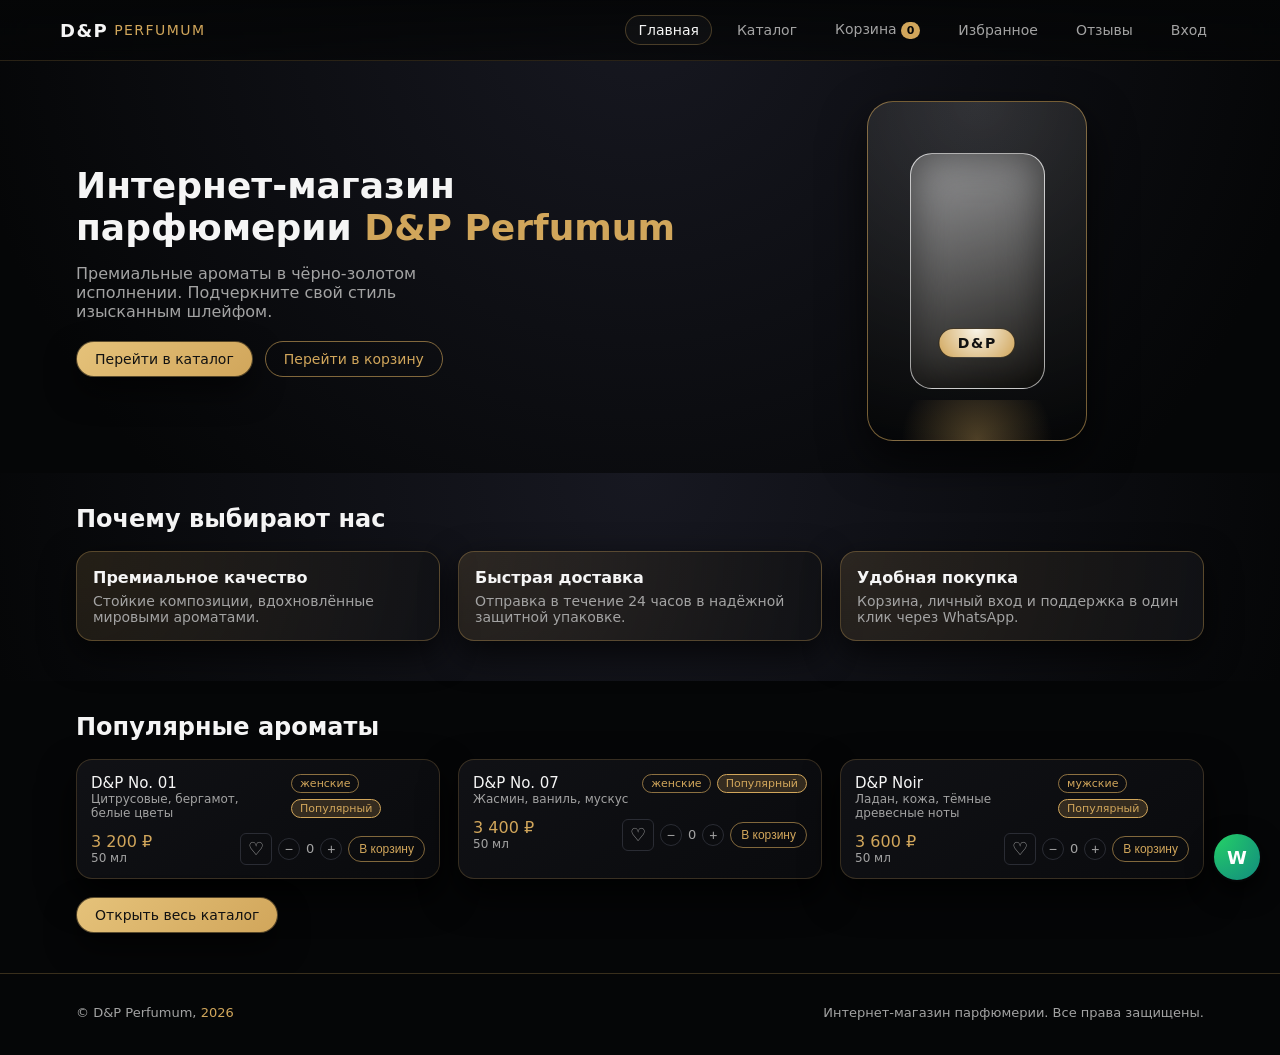
<file: index.html>
<!DOCTYPE html>
<html lang="ru">
<head>
  <meta charset="UTF-8">
  <title>D&P Perfumum — Главная</title>
  <meta name="viewport" content="width=device-width, initial-scale=1">
  <link rel="stylesheet" href="styles.css">
</head>
<body class="page">
  <header class="header">
    <div class="container header__inner">
      <div class="logo">D&amp;P <span>Perfumum</span></div>
      <nav class="nav">
        <a href="index.html" class="nav__link nav__link--active">Главная</a>
        <a href="catalog.html" class="nav__link">Каталог</a>
        <a href="cart.html" class="nav__link">Корзина<span class="nav__badge" id="cart-counter" hidden>0</span></a>
        <a href="wishlist.html" class="nav__link">Избранное</a>
        <a href="reviews.html" class="nav__link">Отзывы</a>
        <a href="profile.html" class="nav__link" id="profile-nav-link" hidden>Профиль</a>
        <a href="orders.html" class="nav__link" id="orders-nav-link" hidden>Заказы</a>
        <a href="login.html" class="nav__link" id="user-nav-link">Вход</a>
        <a href="admin.html" class="nav__link nav__link--admin" id="admin-nav-link" hidden>Админка</a>
      </nav>
    </div>
  </header>

  <main class="main">
    <section class="hero">
      <div class="container hero__inner">
        <div class="hero__content">
          <h1 class="hero__title">Интернет-магазин парфюмерии <span>D&amp;P Perfumum</span></h1>
          <p class="hero__subtitle">
            Премиальные ароматы в чёрно‑золотом исполнении. Подчеркните свой стиль изысканным шлейфом.
          </p>
          <div class="hero__actions">
            <a href="catalog.html" class="btn btn--primary">Перейти в каталог</a>
            <a href="cart.html" class="btn btn--outline">Перейти в корзину</a>
          </div>
        </div>
        <div class="hero__visual">
          <div class="bottle-card">
            <div class="bottle-card__glass"></div>
            <div class="bottle-card__label">D&amp;P</div>
            <div class="bottle-card__glow"></div>
          </div>
        </div>
      </div>
    </section>

    <section class="section section--dark">
      <div class="container">
        <h2 class="section__title">Почему выбирают нас</h2>
        <div class="features">
          <div class="feature-card">
            <h3 class="feature-card__title">Премиальное качество</h3>
            <p class="feature-card__text">Стойкие композиции, вдохновлённые мировыми ароматами.</p>
          </div>
          <div class="feature-card">
            <h3 class="feature-card__title">Быстрая доставка</h3>
            <p class="feature-card__text">Отправка в течение 24 часов в надёжной защитной упаковке.</p>
          </div>
          <div class="feature-card">
            <h3 class="feature-card__title">Удобная покупка</h3>
            <p class="feature-card__text">Корзина, личный вход и поддержка в один клик через WhatsApp.</p>
          </div>
        </div>
      </div>
    </section>

    <section class="section">
      <div class="container">
        <h2 class="section__title">Популярные ароматы</h2>
        <div class="products-grid" id="popular-products">
          <!-- Заполняется из app.js -->
        </div>
        <div class="section__actions">
          <a href="catalog.html" class="btn btn--primary">Открыть весь каталог</a>
        </div>
      </div>
    </section>
  </main>

  <footer class="footer">
    <div class="container footer__inner">
      <p class="footer__copy">© D&amp;P Perfumum, <span id="year"></span></p>
      <p class="footer__info">Интернет-магазин парфюмерии. Все права защищены.</p>
    </div>
  </footer>

  <a href="#" class="whatsapp-btn" id="whatsapp-btn" aria-label="Написать в WhatsApp">
    <span class="whatsapp-btn__icon">W</span>
  </a>

  <script src="app.js"></script>
</body>
</html>
</file>
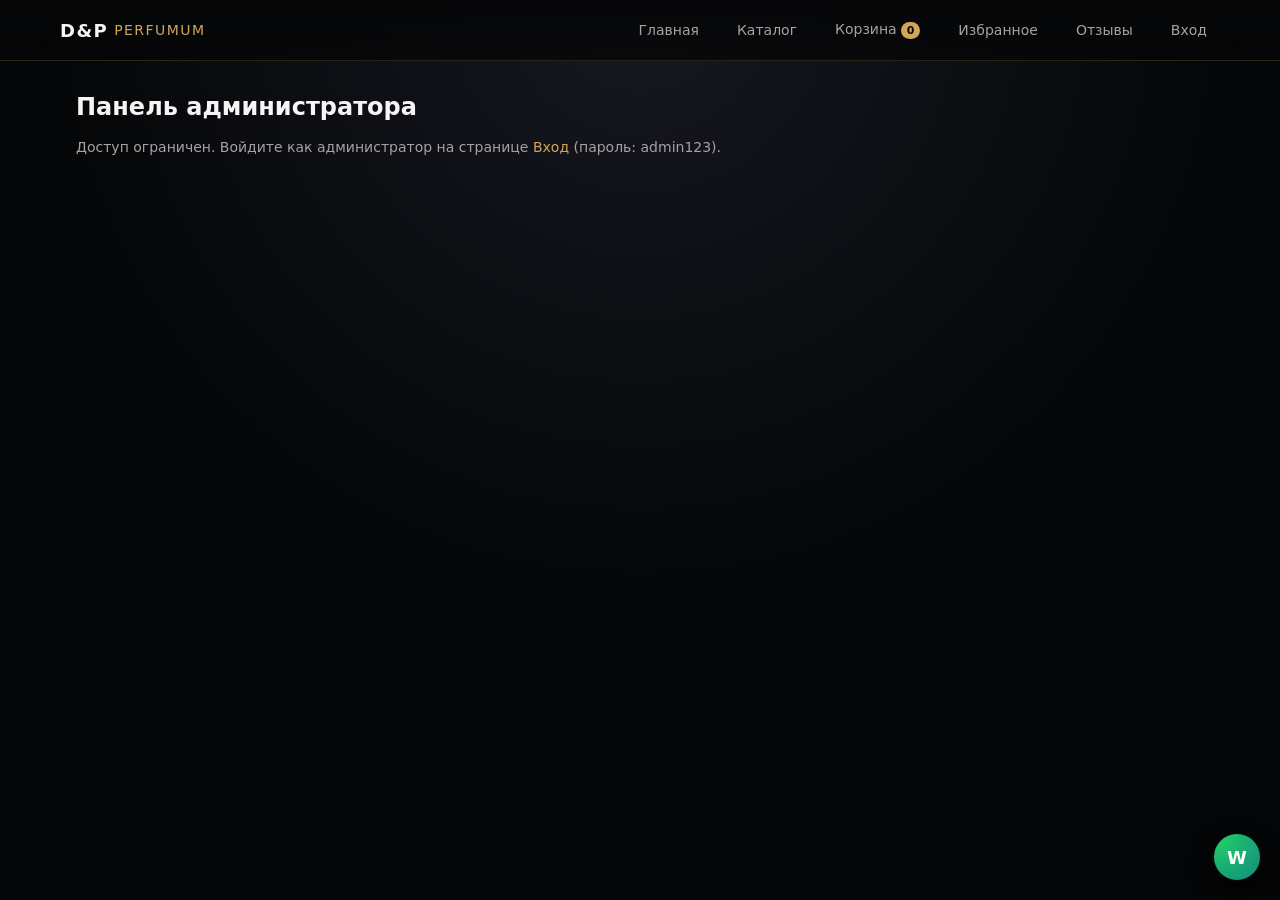
<file: admin.html>
<!DOCTYPE html>
<html lang="ru">
<head>
  <meta charset="UTF-8">
  <title>D&P Perfumum — Админка</title>
  <meta name="viewport" content="width=device-width, initial-scale=1">
  <link rel="stylesheet" href="styles.css">
</head>
<body class="page">
  <header class="header">
    <div class="container header__inner">
      <div class="logo">D&amp;P <span>Perfumum</span></div>
      <nav class="nav">
        <a href="index.html" class="nav__link">Главная</a>
        <a href="catalog.html" class="nav__link">Каталог</a>
        <a href="cart.html" class="nav__link">Корзина<span class="nav__badge" id="cart-counter" hidden>0</span></a>
        <a href="wishlist.html" class="nav__link">Избранное</a>
        <a href="reviews.html" class="nav__link">Отзывы</a>
        <a href="profile.html" class="nav__link" id="profile-nav-link" hidden>Профиль</a>
        <a href="orders.html" class="nav__link" id="orders-nav-link" hidden>Заказы</a>
        <a href="login.html" class="nav__link" id="user-nav-link">Вход</a>
        <a href="admin.html" class="nav__link nav__link--active nav__link--admin" id="admin-nav-link">Админка</a>
      </nav>
    </div>
  </header>

  <main class="main">
    <section class="section">
      <div class="container">
        <h1 class="section__title">Панель администратора</h1>
        <p class="section__subtitle" id="admin-access-message">
          Доступно только для администратора. Если вы не администратор, вернитесь на <a href="index.html">главную</a>.
        </p>

        <div class="admin-panels" id="admin-panels" hidden>
          <section class="admin-panel">
            <h2 class="admin-panel__title">Статистика</h2>
            <div id="admin-stats">
              <!-- Заполняется из app.js -->
            </div>
          </section>

          <section class="admin-panel">
            <h2 class="admin-panel__title">Управление товарами</h2>
            <p class="admin-panel__subtitle">Добавляйте, редактируйте и удаляйте товары.</p>
            <div id="admin-products" class="admin-products-list">
              <!-- Заполняется из app.js -->
            </div>
            <div class="admin-product-form-card">
              <h3 class="section__title section__title--small">Добавить/Редактировать товар</h3>
              <form id="admin-product-form" class="form">
                <input type="hidden" id="product-id" value="">
                <div class="form__row">
                  <div class="form__group">
                    <label for="product-name" class="form__label">Название *</label>
                    <input type="text" id="product-name" class="input" required>
                  </div>
                  <div class="form__group">
                    <label for="product-price" class="form__label">Цена (₽) *</label>
                    <input type="number" id="product-price" class="input" min="0" step="100" required>
                  </div>
                </div>
                <div class="form__row">
                  <div class="form__group">
                    <label for="product-category" class="form__label">Категория *</label>
                    <select id="product-category" class="input" required>
                      <option value="женские">Женские</option>
                      <option value="мужские">Мужские</option>
                      <option value="унисекс">Унисекс</option>
                    </select>
                  </div>
                  <div class="form__group">
                    <label for="product-volume" class="form__label">Объём *</label>
                    <input type="text" id="product-volume" class="input" placeholder="50 мл" required>
                  </div>
                </div>
                <div class="form__group">
                  <label for="product-notes" class="form__label">Ноты аромата *</label>
                  <input type="text" id="product-notes" class="input" placeholder="Цитрусовые, бергамот..." required>
                </div>
                <div class="form__group">
                  <label for="product-description" class="form__label">Описание</label>
                  <textarea id="product-description" class="input input--textarea" rows="3"></textarea>
                </div>
                <div class="form__row">
                  <div class="form__group">
                    <label class="form__label">
                      <input type="checkbox" id="product-popular"> Популярный товар
                    </label>
                  </div>
                  <div class="form__group">
                    <label class="form__label">
                      <input type="checkbox" id="product-instock" checked> В наличии
                    </label>
                  </div>
                </div>
                <div class="form__actions">
                  <button type="submit" class="btn btn--primary">Сохранить товар</button>
                  <button type="button" class="btn btn--outline" onclick="document.getElementById('admin-product-form').reset(); document.getElementById('product-id').value = '';">Очистить</button>
                </div>
              </form>
            </div>
          </section>

          <section class="admin-panel">
            <h2 class="admin-panel__title">Управление заказами</h2>
            <p class="admin-panel__subtitle">Просматривайте и изменяйте статусы заказов.</p>
            <div id="admin-orders" class="orders-list">
              <!-- Заполняется из app.js -->
            </div>
          </section>

          <section class="admin-panel">
            <h2 class="admin-panel__title">Отзывы покупателей</h2>
            <p class="admin-panel__subtitle">Модерируйте отзывы: одобряйте или скрывайте их.</p>
            <div id="admin-reviews" class="reviews-list reviews-list--admin">
              <!-- Заполняется из app.js -->
            </div>
          </section>

          <section class="admin-panel">
            <h2 class="admin-panel__title">Настройки магазина</h2>
            <form id="admin-settings-form" class="form">
              <div class="form__group">
                <label for="whatsapp-phone" class="form__label">Номер WhatsApp (в формате 79990000000)</label>
                <input type="tel" id="whatsapp-phone" class="input" placeholder="79990000000">
              </div>
              <div class="form__actions">
                <button type="submit" class="btn btn--primary">Сохранить</button>
              </div>
              <div class="form__message" id="admin-settings-message"></div>
            </form>
          </section>
        </div>
      </div>
    </section>
  </main>

  <a href="#" class="whatsapp-btn" id="whatsapp-btn" aria-label="Написать в WhatsApp">
    <span class="whatsapp-btn__icon">W</span>
  </a>

  <script src="app.js"></script>
</body>
</html>
</file>
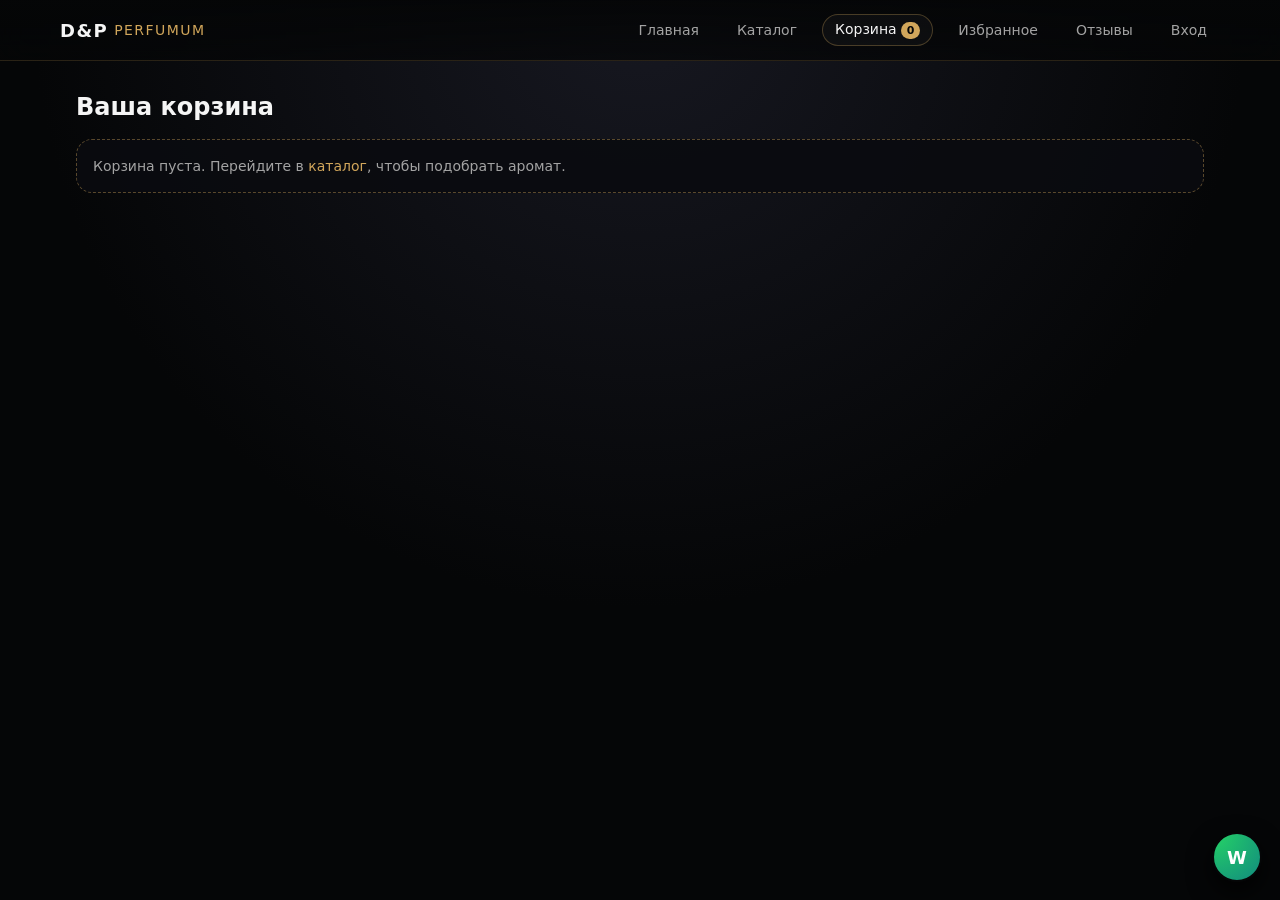
<file: cart.html>
<!DOCTYPE html>
<html lang="ru">
<head>
  <meta charset="UTF-8">
  <title>D&P Perfumum — Корзина</title>
  <meta name="viewport" content="width=device-width, initial-scale=1">
  <link rel="stylesheet" href="styles.css">
</head>
<body class="page">
  <header class="header">
    <div class="container header__inner">
      <div class="logo">D&amp;P <span>Perfumum</span></div>
      <nav class="nav">
        <a href="index.html" class="nav__link">Главная</a>
        <a href="catalog.html" class="nav__link">Каталог</a>
        <a href="cart.html" class="nav__link nav__link--active">Корзина<span class="nav__badge" id="cart-counter" hidden>0</span></a>
        <a href="wishlist.html" class="nav__link">Избранное</a>
        <a href="reviews.html" class="nav__link">Отзывы</a>
        <a href="profile.html" class="nav__link" id="profile-nav-link" hidden>Профиль</a>
        <a href="orders.html" class="nav__link" id="orders-nav-link" hidden>Заказы</a>
        <a href="login.html" class="nav__link" id="user-nav-link">Вход</a>
        <a href="admin.html" class="nav__link nav__link--admin" id="admin-nav-link" hidden>Админка</a>
      </nav>
    </div>
  </header>

  <main class="main">
    <section class="section">
      <div class="container">
        <h1 class="section__title">Ваша корзина</h1>
        <div id="cart-empty" class="cart-empty">
          Корзина пуста. Перейдите в <a href="catalog.html">каталог</a>, чтобы подобрать аромат.
        </div>
        <div id="cart-items" class="cart-items" hidden>
          <!-- Заполняется из app.js -->
        </div>
        <div id="cart-summary" class="cart-summary" hidden>
          <div class="cart-summary__promo">
            <div class="form__group">
              <label for="promocode-input" class="form__label">Промокод</label>
              <div style="display: flex; gap: 8px;">
                <input type="text" id="promocode-input" class="input" placeholder="Введите промокод">
                <button type="button" class="btn btn--outline" id="promocode-btn">Применить</button>
              </div>
              <div class="form__message" id="promocode-message"></div>
            </div>
          </div>
          <div class="cart-summary__row">
            <span>Количество товаров:</span>
            <span id="cart-total-qty"></span>
          </div>
          <div class="cart-summary__row" id="cart-discount-row" hidden>
            <span>Скидка:</span>
            <span id="cart-discount">0 ₽</span>
          </div>
          <div class="cart-summary__row cart-summary__row--total">
            <span>Итого к оплате:</span>
            <span id="cart-total-price"></span>
          </div>
          <button class="btn btn--primary cart-summary__btn" id="checkout-btn">Оформить заказ</button>
        </div>
      </div>
    </section>
  </main>

  <a href="#" class="whatsapp-btn" id="whatsapp-btn" aria-label="Написать в WhatsApp">
    <span class="whatsapp-btn__icon">W</span>
  </a>

  <script src="app.js"></script>
</body>
</html>
</file>
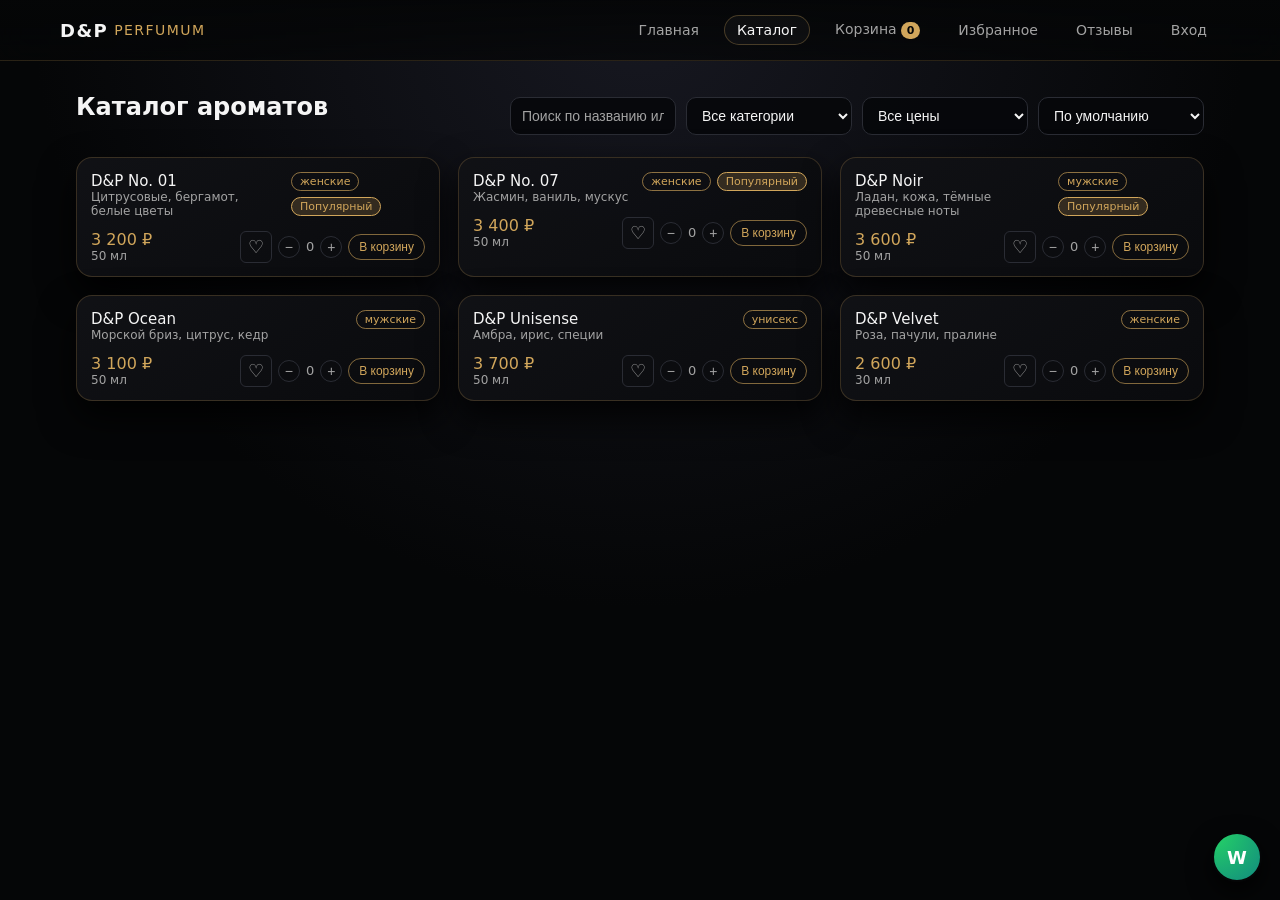
<file: catalog.html>
<!DOCTYPE html>
<html lang="ru">
<head>
  <meta charset="UTF-8">
  <title>D&P Perfumum — Каталог</title>
  <meta name="viewport" content="width=device-width, initial-scale=1">
  <link rel="stylesheet" href="styles.css">
</head>
<body class="page">
  <header class="header">
    <div class="container header__inner">
      <div class="logo">D&amp;P <span>Perfumum</span></div>
      <nav class="nav">
        <a href="index.html" class="nav__link">Главная</a>
        <a href="catalog.html" class="nav__link nav__link--active">Каталог</a>
        <a href="cart.html" class="nav__link">Корзина<span class="nav__badge" id="cart-counter" hidden>0</span></a>
        <a href="wishlist.html" class="nav__link">Избранное</a>
        <a href="reviews.html" class="nav__link">Отзывы</a>
        <a href="profile.html" class="nav__link" id="profile-nav-link" hidden>Профиль</a>
        <a href="orders.html" class="nav__link" id="orders-nav-link" hidden>Заказы</a>
        <a href="login.html" class="nav__link" id="user-nav-link">Вход</a>
        <a href="admin.html" class="nav__link nav__link--admin" id="admin-nav-link" hidden>Админка</a>
      </nav>
    </div>
  </header>

  <main class="main">
    <section class="section">
      <div class="container">
        <div class="section__header">
          <h1 class="section__title">Каталог ароматов</h1>
          <div class="catalog-filters">
            <input type="text" id="search-input" class="input" placeholder="Поиск по названию или нотам...">
            <select id="category-filter" class="input">
              <option value="">Все категории</option>
              <option value="женские">Женские</option>
              <option value="мужские">Мужские</option>
              <option value="унисекс">Унисекс</option>
            </select>
            <select id="price-filter" class="input">
              <option value="">Все цены</option>
              <option value="0-2500">До 2 500 ₽</option>
              <option value="2500-3200">2 500 - 3 200 ₽</option>
              <option value="3200-3600">3 200 - 3 600 ₽</option>
              <option value="3600-999999">От 3 600 ₽</option>
            </select>
            <select id="sort-select" class="input">
              <option value="default">По умолчанию</option>
              <option value="popular">Популярные</option>
              <option value="price-asc">Цена: по возрастанию</option>
              <option value="price-desc">Цена: по убыванию</option>
              <option value="name">По названию</option>
            </select>
          </div>
        </div>

        <div class="products-grid" id="catalog-products">
          <!-- Заполняется из app.js -->
        </div>
      </div>
    </section>
  </main>

  <a href="#" class="whatsapp-btn" id="whatsapp-btn" aria-label="Написать в WhatsApp">
    <span class="whatsapp-btn__icon">W</span>
  </a>

  <script src="app.js"></script>
</body>
</html>
</file>
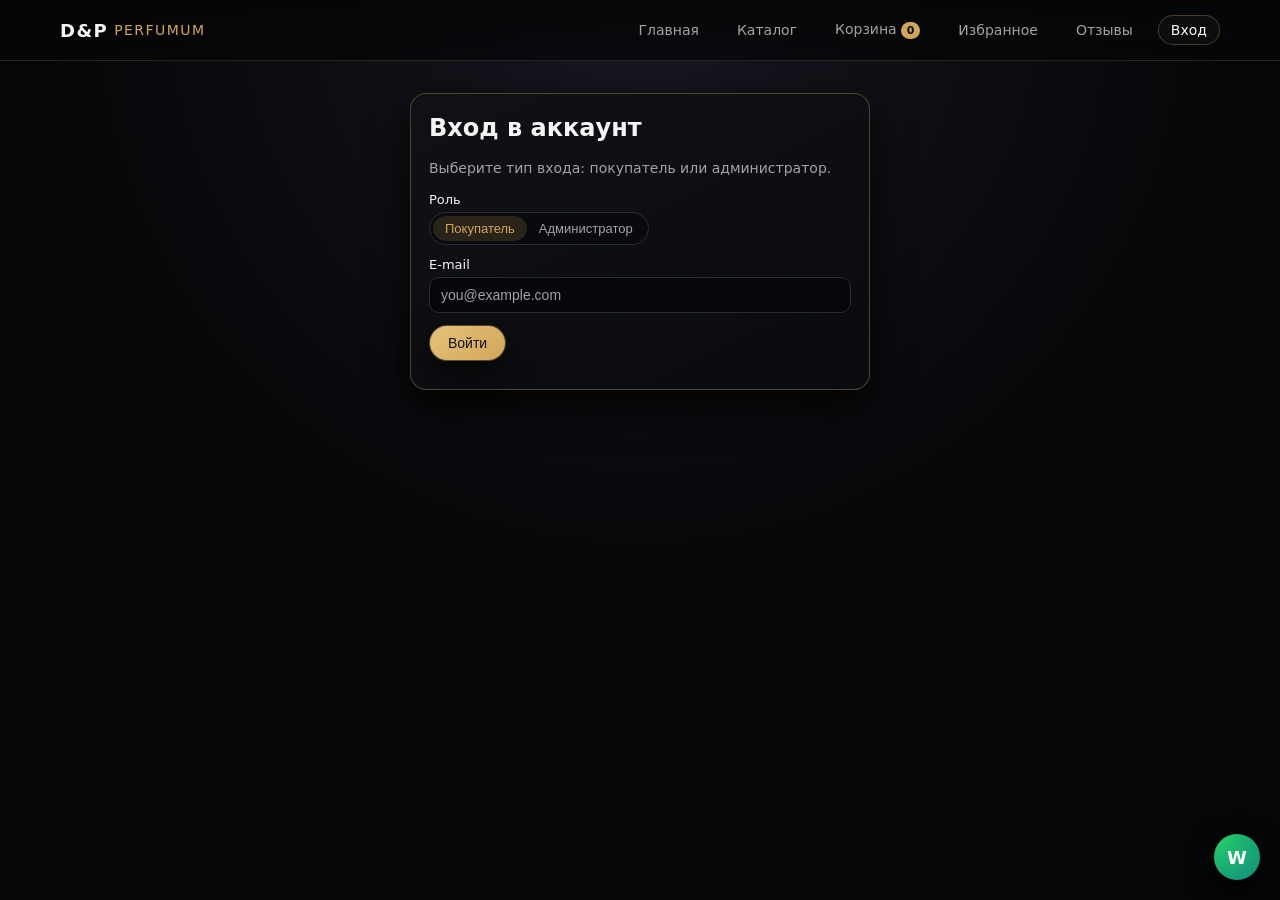
<file: login.html>
<!DOCTYPE html>
<html lang="ru">
<head>
  <meta charset="UTF-8">
  <title>D&P Perfumum — Вход</title>
  <meta name="viewport" content="width=device-width, initial-scale=1">
  <link rel="stylesheet" href="styles.css">
</head>
<body class="page">
  <header class="header">
    <div class="container header__inner">
      <div class="logo">D&amp;P <span>Perfumum</span></div>
      <nav class="nav">
        <a href="index.html" class="nav__link">Главная</a>
        <a href="catalog.html" class="nav__link">Каталог</a>
        <a href="cart.html" class="nav__link">Корзина<span class="nav__badge" id="cart-counter" hidden>0</span></a>
        <a href="wishlist.html" class="nav__link">Избранное</a>
        <a href="reviews.html" class="nav__link">Отзывы</a>
        <a href="profile.html" class="nav__link" id="profile-nav-link" hidden>Профиль</a>
        <a href="orders.html" class="nav__link" id="orders-nav-link" hidden>Заказы</a>
        <a href="login.html" class="nav__link nav__link--active" id="user-nav-link">Вход</a>
        <a href="admin.html" class="nav__link nav__link--admin" id="admin-nav-link" hidden>Админка</a>
      </nav>
    </div>
  </header>

  <main class="main">
    <section class="section">
      <div class="container auth">
        <div class="auth-card">
          <h1 class="section__title">Вход в аккаунт</h1>
          <p class="auth__subtitle">Выберите тип входа: покупатель или администратор.</p>

          <form id="login-form" class="form">
            <div class="form__group">
              <label class="form__label">Роль</label>
              <div class="role-switch">
                <button type="button" class="role-switch__btn role-switch__btn--active" data-role="customer">Покупатель</button>
                <button type="button" class="role-switch__btn" data-role="admin">Администратор</button>
              </div>
            </div>

            <div class="form__group">
              <label for="login-email" class="form__label">E-mail</label>
              <input type="email" id="login-email" class="input" placeholder="you@example.com" required>
            </div>

            <div class="form__group" id="password-group" hidden>
              <label for="login-password" class="form__label">Пароль администратора</label>
              <input type="password" id="login-password" class="input" placeholder="Введите пароль администратора">
              <small class="form__hint">Для примера: admin123</small>
            </div>

            <div class="form__actions">
              <button type="submit" class="btn btn--primary">Войти</button>
            </div>
            <div class="form__message" id="login-message"></div>
          </form>
        </div>
      </div>
    </section>
  </main>

  <a href="#" class="whatsapp-btn" id="whatsapp-btn" aria-label="Написать в WhatsApp">
    <span class="whatsapp-btn__icon">W</span>
  </a>

  <script src="app.js"></script>
</body>
</html>
</file>
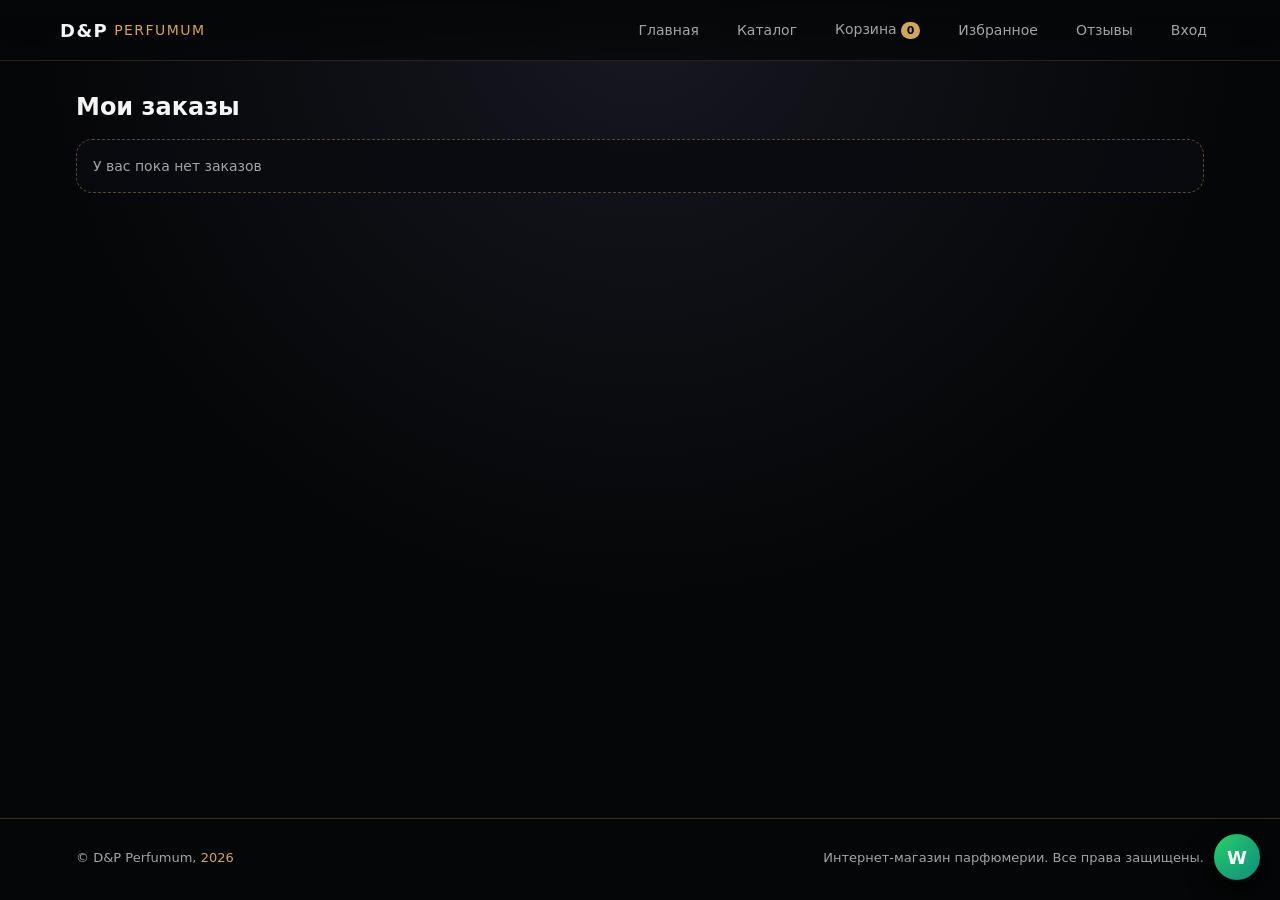
<file: orders.html>
<!DOCTYPE html>
<html lang="ru">
<head>
  <meta charset="UTF-8">
  <title>D&P Perfumum — Заказы</title>
  <meta name="viewport" content="width=device-width, initial-scale=1">
  <link rel="stylesheet" href="styles.css">
</head>
<body class="page">
  <header class="header">
    <div class="container header__inner">
      <div class="logo">D&amp;P <span>Perfumum</span></div>
      <nav class="nav">
        <a href="index.html" class="nav__link">Главная</a>
        <a href="catalog.html" class="nav__link">Каталог</a>
        <a href="cart.html" class="nav__link">Корзина<span class="nav__badge" id="cart-counter" hidden>0</span></a>
        <a href="wishlist.html" class="nav__link">Избранное</a>
        <a href="reviews.html" class="nav__link">Отзывы</a>
        <a href="profile.html" class="nav__link" id="profile-nav-link" hidden>Профиль</a>
        <a href="orders.html" class="nav__link nav__link--active" id="orders-nav-link" hidden>Заказы</a>
        <a href="login.html" class="nav__link" id="user-nav-link">Вход</a>
        <a href="admin.html" class="nav__link nav__link--admin" id="admin-nav-link" hidden>Админка</a>
      </nav>
    </div>
  </header>

  <main class="main">
    <section class="section">
      <div class="container">
        <h1 class="section__title">Мои заказы</h1>
        <div id="orders-list" class="orders-list">
          <!-- Заполняется из app.js -->
        </div>
      </div>
    </section>
  </main>

  <footer class="footer">
    <div class="container footer__inner">
      <p class="footer__copy">© D&amp;P Perfumum, <span id="year"></span></p>
      <p class="footer__info">Интернет-магазин парфюмерии. Все права защищены.</p>
    </div>
  </footer>

  <a href="#" class="whatsapp-btn" id="whatsapp-btn" aria-label="Написать в WhatsApp">
    <span class="whatsapp-btn__icon">W</span>
  </a>

  <script src="app.js"></script>
</body>
</html>
</file>
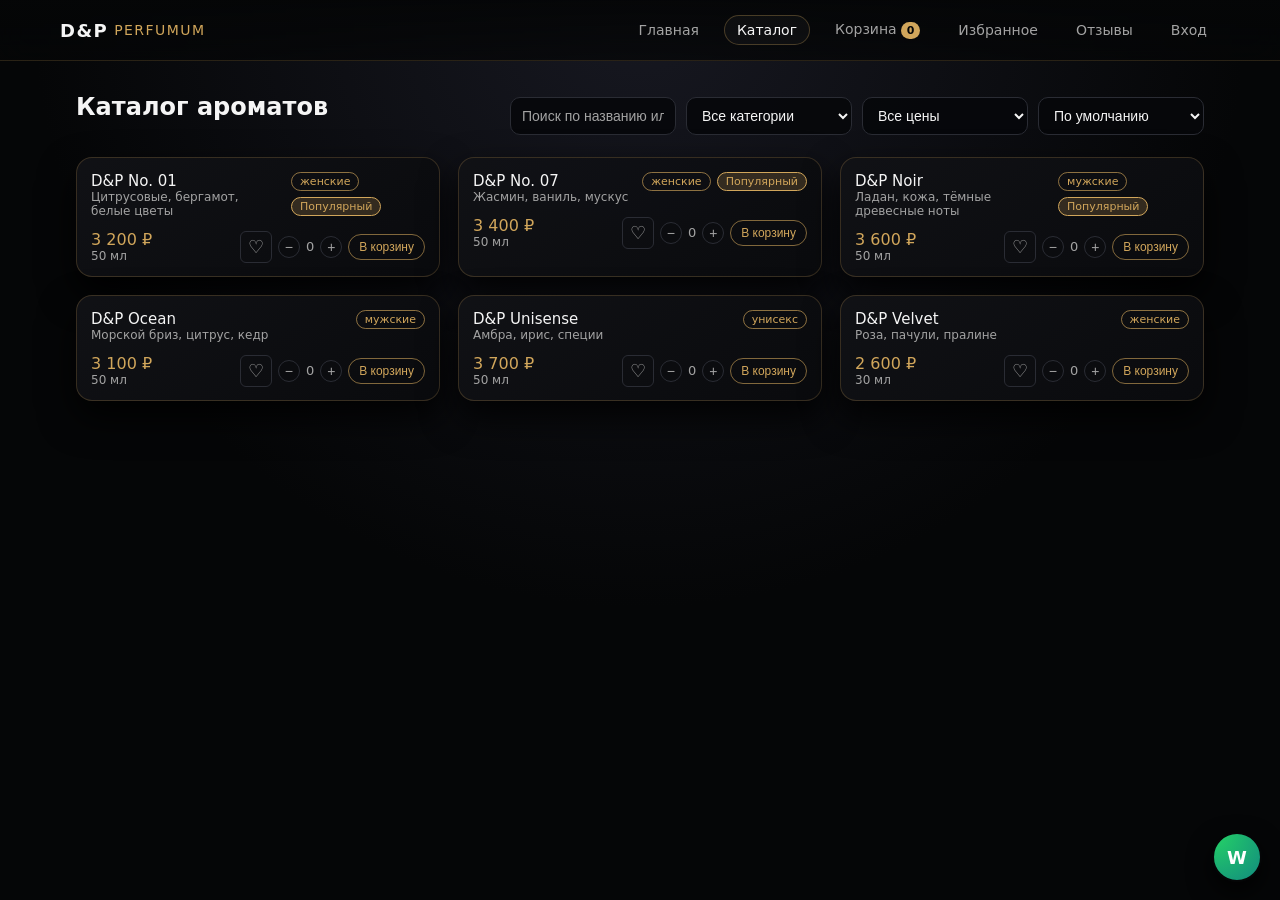
<file: product.html>
<!DOCTYPE html>
<html lang="ru">
<head>
  <meta charset="UTF-8">
  <title>D&P Perfumum — Товар</title>
  <meta name="viewport" content="width=device-width, initial-scale=1">
  <link rel="stylesheet" href="styles.css">
</head>
<body class="page">
  <header class="header">
    <div class="container header__inner">
      <div class="logo">D&amp;P <span>Perfumum</span></div>
      <nav class="nav">
        <a href="index.html" class="nav__link">Главная</a>
        <a href="catalog.html" class="nav__link">Каталог</a>
        <a href="cart.html" class="nav__link">Корзина<span class="nav__badge" id="cart-counter" hidden>0</span></a>
        <a href="wishlist.html" class="nav__link">Избранное</a>
        <a href="reviews.html" class="nav__link">Отзывы</a>
        <a href="profile.html" class="nav__link" id="profile-nav-link" hidden>Профиль</a>
        <a href="orders.html" class="nav__link" id="orders-nav-link" hidden>Заказы</a>
        <a href="login.html" class="nav__link" id="user-nav-link">Вход</a>
        <a href="admin.html" class="nav__link nav__link--admin" id="admin-nav-link" hidden>Админка</a>
      </nav>
    </div>
  </header>

  <main class="main">
    <section class="section">
      <div class="container">
        <div class="product-detail" id="product-detail">
          <!-- Заполняется из app.js -->
        </div>
      </div>
    </section>
  </main>

  <footer class="footer">
    <div class="container footer__inner">
      <p class="footer__copy">© D&amp;P Perfumum, <span id="year"></span></p>
      <p class="footer__info">Интернет-магазин парфюмерии. Все права защищены.</p>
    </div>
  </footer>

  <a href="#" class="whatsapp-btn" id="whatsapp-btn" aria-label="Написать в WhatsApp">
    <span class="whatsapp-btn__icon">W</span>
  </a>

  <script src="app.js"></script>
</body>
</html>
</file>
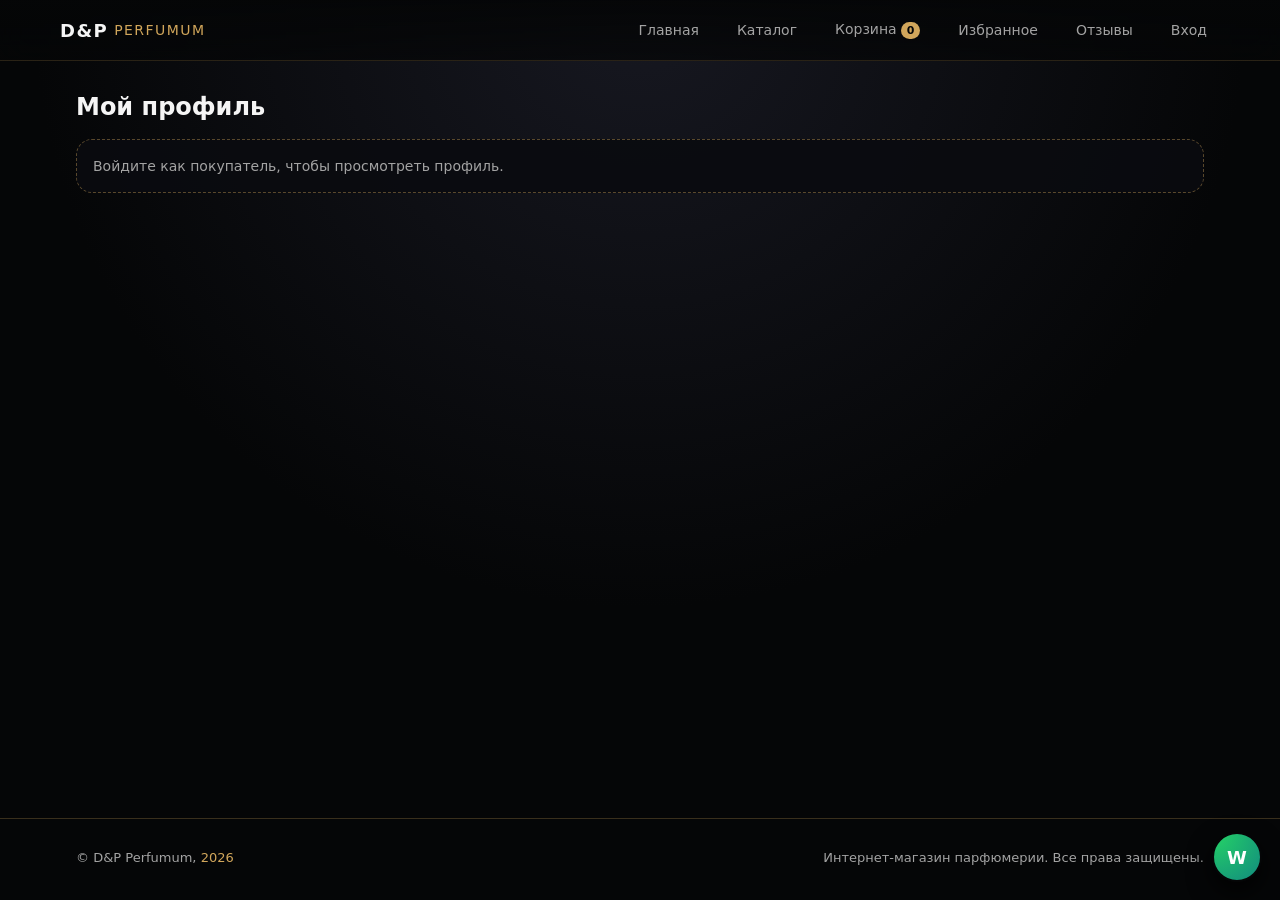
<file: profile.html>
<!DOCTYPE html>
<html lang="ru">
<head>
  <meta charset="UTF-8">
  <title>D&P Perfumum — Профиль</title>
  <meta name="viewport" content="width=device-width, initial-scale=1">
  <link rel="stylesheet" href="styles.css">
</head>
<body class="page">
  <header class="header">
    <div class="container header__inner">
      <div class="logo">D&amp;P <span>Perfumum</span></div>
      <nav class="nav">
        <a href="index.html" class="nav__link">Главная</a>
        <a href="catalog.html" class="nav__link">Каталог</a>
        <a href="cart.html" class="nav__link">Корзина<span class="nav__badge" id="cart-counter" hidden>0</span></a>
        <a href="wishlist.html" class="nav__link">Избранное</a>
        <a href="reviews.html" class="nav__link">Отзывы</a>
        <a href="profile.html" class="nav__link nav__link--active" id="profile-nav-link" hidden>Профиль</a>
        <a href="orders.html" class="nav__link" id="orders-nav-link" hidden>Заказы</a>
        <a href="login.html" class="nav__link" id="user-nav-link">Вход</a>
        <a href="admin.html" class="nav__link nav__link--admin" id="admin-nav-link" hidden>Админка</a>
      </nav>
    </div>
  </header>

  <main class="main">
    <section class="section">
      <div class="container">
        <h1 class="section__title">Мой профиль</h1>
        <div id="profile-content">
          <!-- Заполняется из app.js -->
        </div>
      </div>
    </section>
  </main>

  <footer class="footer">
    <div class="container footer__inner">
      <p class="footer__copy">© D&amp;P Perfumum, <span id="year"></span></p>
      <p class="footer__info">Интернет-магазин парфюмерии. Все права защищены.</p>
    </div>
  </footer>

  <a href="#" class="whatsapp-btn" id="whatsapp-btn" aria-label="Написать в WhatsApp">
    <span class="whatsapp-btn__icon">W</span>
  </a>

  <script src="app.js"></script>
</body>
</html>
</file>
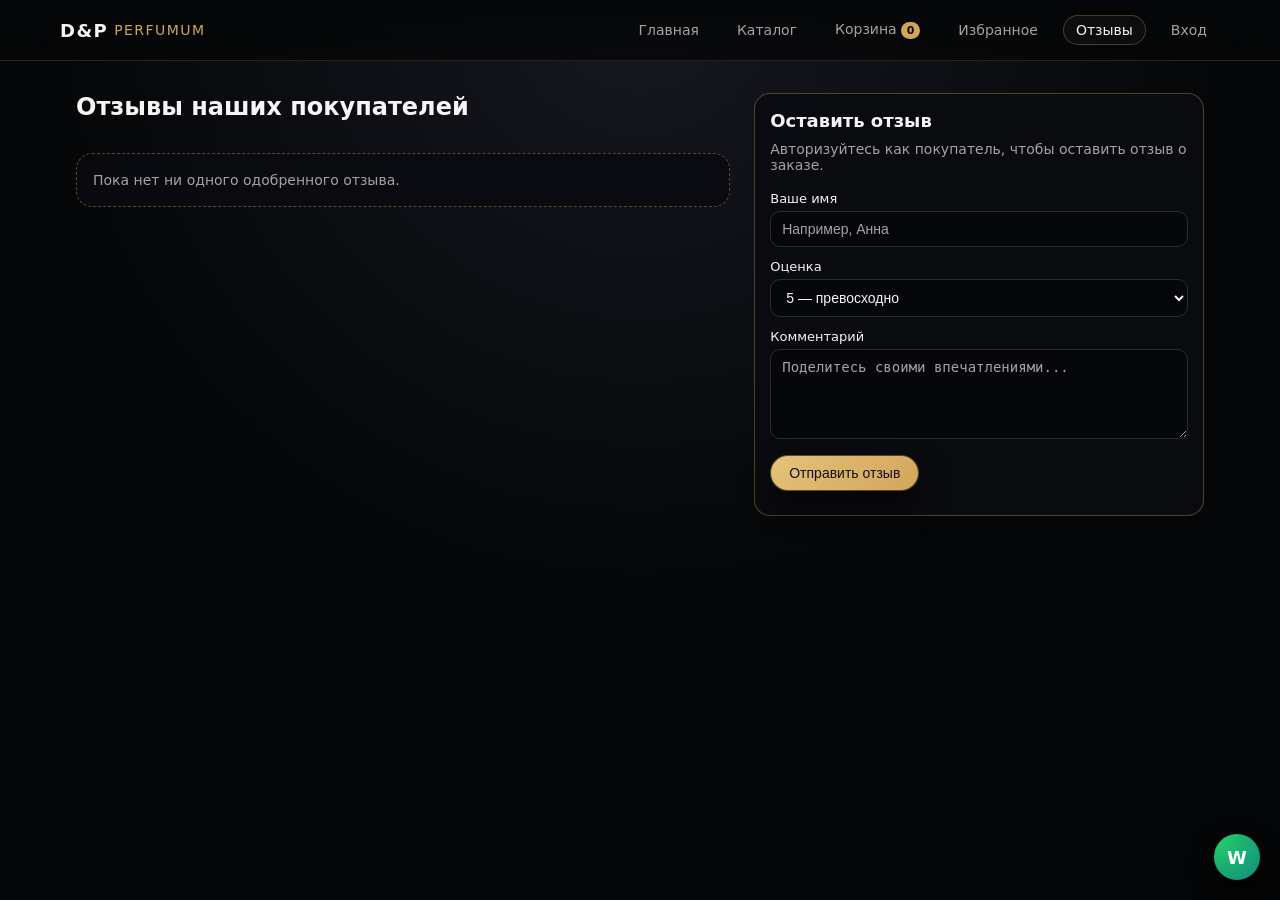
<file: reviews.html>
<!DOCTYPE html>
<html lang="ru">
<head>
  <meta charset="UTF-8">
  <title>D&P Perfumum — Отзывы</title>
  <meta name="viewport" content="width=device-width, initial-scale=1">
  <link rel="stylesheet" href="styles.css">
</head>
<body class="page">
  <header class="header">
    <div class="container header__inner">
      <div class="logo">D&amp;P <span>Perfumum</span></div>
      <nav class="nav">
        <a href="index.html" class="nav__link">Главная</a>
        <a href="catalog.html" class="nav__link">Каталог</a>
        <a href="cart.html" class="nav__link">Корзина<span class="nav__badge" id="cart-counter" hidden>0</span></a>
        <a href="wishlist.html" class="nav__link">Избранное</a>
        <a href="reviews.html" class="nav__link nav__link--active">Отзывы</a>
        <a href="profile.html" class="nav__link" id="profile-nav-link" hidden>Профиль</a>
        <a href="orders.html" class="nav__link" id="orders-nav-link" hidden>Заказы</a>
        <a href="login.html" class="nav__link" id="user-nav-link">Вход</a>
        <a href="admin.html" class="nav__link nav__link--admin" id="admin-nav-link" hidden>Админка</a>
      </nav>
    </div>
  </header>

  <main class="main">
    <section class="section">
      <div class="container reviews-page">
        <div class="reviews-page__list">
          <h1 class="section__title">Отзывы наших покупателей</h1>
          <div class="reviews-list" id="public-reviews">
            <!-- Заполняется из app.js -->
          </div>
        </div>

        <div class="reviews-page__form">
          <div class="reviews-form-card">
            <h2 class="section__title section__title--small">Оставить отзыв</h2>
            <p class="section__subtitle">Авторизуйтесь как покупатель, чтобы оставить отзыв о заказе.</p>
            <form id="review-form" class="form">
              <div class="form__group">
                <label for="review-name" class="form__label">Ваше имя</label>
                <input type="text" id="review-name" class="input" placeholder="Например, Анна" required>
              </div>
              <div class="form__group">
                <label for="review-rating" class="form__label">Оценка</label>
                <select id="review-rating" class="input" required>
                  <option value="5">5 — превосходно</option>
                  <option value="4">4 — очень хорошо</option>
                  <option value="3">3 — нормально</option>
                  <option value="2">2 — не очень</option>
                  <option value="1">1 — плохо</option>
                </select>
              </div>
              <div class="form__group">
                <label for="review-text" class="form__label">Комментарий</label>
                <textarea id="review-text" class="input input--textarea" rows="4" placeholder="Поделитесь своими впечатлениями..." required></textarea>
              </div>
              <div class="form__actions">
                <button type="submit" class="btn btn--primary">Отправить отзыв</button>
              </div>
              <div class="form__message" id="review-message"></div>
            </form>
          </div>
        </div>
      </div>
    </section>
  </main>

  <a href="#" class="whatsapp-btn" id="whatsapp-btn" aria-label="Написать в WhatsApp">
    <span class="whatsapp-btn__icon">W</span>
  </a>

  <script src="app.js"></script>
</body>
</html>
</file>
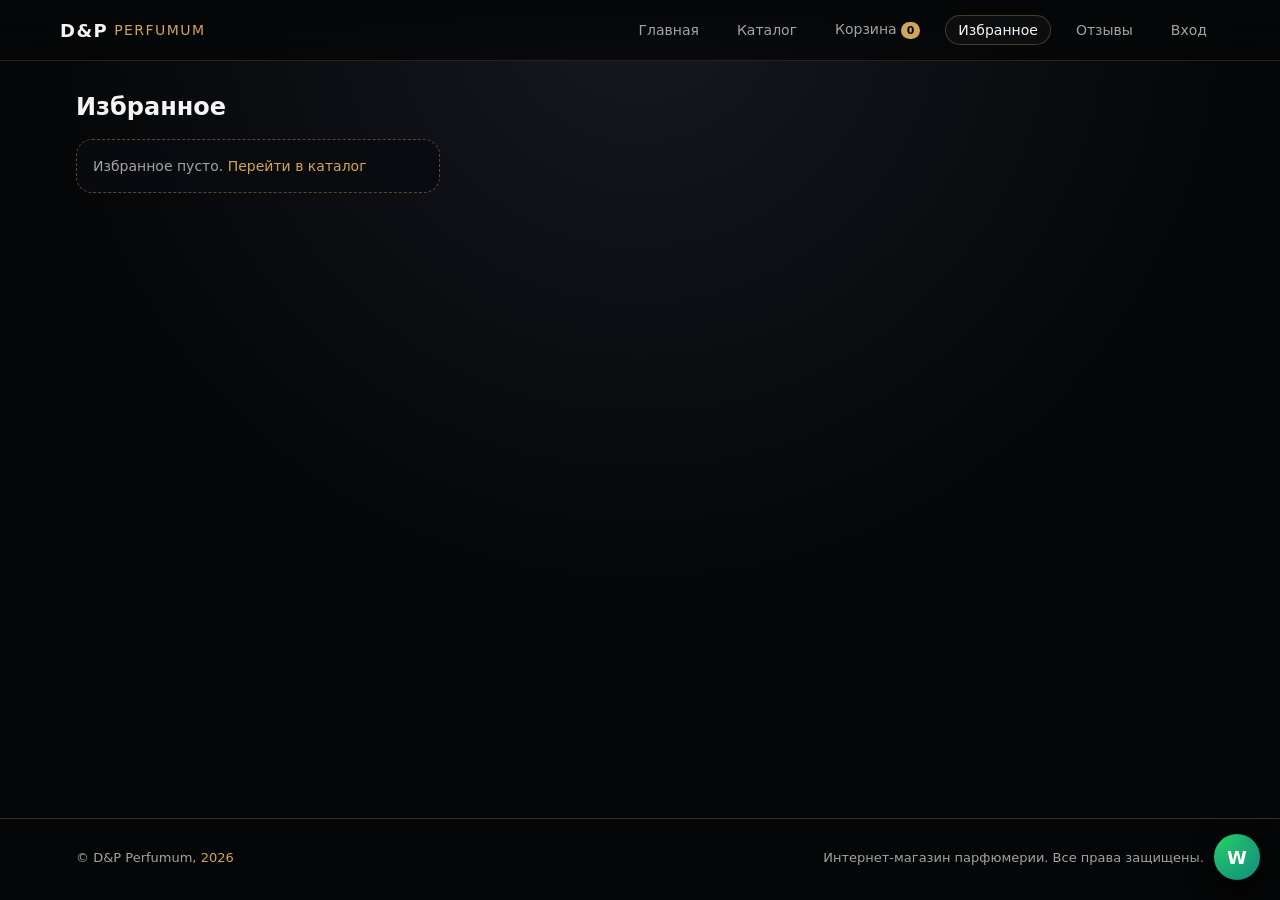
<file: wishlist.html>
<!DOCTYPE html>
<html lang="ru">
<head>
  <meta charset="UTF-8">
  <title>D&P Perfumum — Избранное</title>
  <meta name="viewport" content="width=device-width, initial-scale=1">
  <link rel="stylesheet" href="styles.css">
</head>
<body class="page">
  <header class="header">
    <div class="container header__inner">
      <div class="logo">D&amp;P <span>Perfumum</span></div>
      <nav class="nav">
        <a href="index.html" class="nav__link">Главная</a>
        <a href="catalog.html" class="nav__link">Каталог</a>
        <a href="cart.html" class="nav__link">Корзина<span class="nav__badge" id="cart-counter" hidden>0</span></a>
        <a href="wishlist.html" class="nav__link nav__link--active">Избранное</a>
        <a href="reviews.html" class="nav__link">Отзывы</a>
        <a href="profile.html" class="nav__link" id="profile-nav-link" hidden>Профиль</a>
        <a href="orders.html" class="nav__link" id="orders-nav-link" hidden>Заказы</a>
        <a href="login.html" class="nav__link" id="user-nav-link">Вход</a>
        <a href="admin.html" class="nav__link nav__link--admin" id="admin-nav-link" hidden>Админка</a>
      </nav>
    </div>
  </header>

  <main class="main">
    <section class="section">
      <div class="container">
        <h1 class="section__title">Избранное</h1>
        <div class="products-grid" id="wishlist-products">
          <!-- Заполняется из app.js -->
        </div>
      </div>
    </section>
  </main>

  <footer class="footer">
    <div class="container footer__inner">
      <p class="footer__copy">© D&amp;P Perfumum, <span id="year"></span></p>
      <p class="footer__info">Интернет-магазин парфюмерии. Все права защищены.</p>
    </div>
  </footer>

  <a href="#" class="whatsapp-btn" id="whatsapp-btn" aria-label="Написать в WhatsApp">
    <span class="whatsapp-btn__icon">W</span>
  </a>

  <script src="app.js"></script>
</body>
</html>
</file>
<file: styles.css>
:root {
  --color-bg: #050607;
  --color-bg-alt: #111216;
  --color-bg-soft: #1b1d22;
  --color-text: #f5f5f5;
  --color-text-muted: #a3a3a3;
  --color-gold: #d1a65b;
  --color-gold-soft: rgba(209, 166, 91, 0.2);
  --color-border: #2a2c34;
  --radius-lg: 16px;
  --radius-md: 10px;
  --radius-sm: 6px;
  --shadow-soft: 0 18px 45px rgba(0, 0, 0, 0.7);
  --transition-fast: 0.18s ease-out;
  --transition: 0.25s ease-out;
  --font-main: system-ui, -apple-system, BlinkMacSystemFont, "Segoe UI", sans-serif;
}

*,
*::before,
*::after {
  box-sizing: border-box;
}

body.page {
  margin: 0;
  font-family: var(--font-main);
  background: radial-gradient(circle at top, #171821 0, #050607 55%);
  color: var(--color-text);
  min-height: 100vh;
  display: flex;
  flex-direction: column;
}

a {
  color: var(--color-gold);
  text-decoration: none;
}

a:hover {
  text-decoration: underline;
}

.container {
  width: 100%;
  max-width: 1160px;
  margin: 0 auto;
  padding: 0 16px;
}

.header {
  position: sticky;
  top: 0;
  z-index: 30;
  backdrop-filter: blur(16px);
  background: linear-gradient(to bottom, rgba(5, 6, 7, 0.96), rgba(5, 6, 7, 0.75));
  border-bottom: 1px solid rgba(209, 166, 91, 0.18);
}

.header__inner {
  display: flex;
  align-items: center;
  justify-content: space-between;
  padding: 14px 0;
  gap: 24px;
}

.logo {
  font-weight: 600;
  letter-spacing: 0.08em;
  text-transform: uppercase;
  font-size: 18px;
  display: flex;
  align-items: center;
  gap: 6px;
}

.logo span {
  font-weight: 400;
  font-size: 14px;
  color: var(--color-gold);
}

.nav {
  display: flex;
  gap: 12px;
  align-items: center;
}

.nav__link {
  padding: 6px 12px;
  border-radius: 999px;
  font-size: 14px;
  color: var(--color-text-muted);
  border: 1px solid transparent;
  transition: color var(--transition-fast), border-color var(--transition-fast), background var(--transition-fast), transform var(--transition-fast);
}

.nav__link--admin {
  border-color: rgba(209, 166, 91, 0.4);
}

.nav__link--active {
  color: var(--color-text);
  background: rgba(255, 255, 255, 0.03);
  border-color: rgba(209, 166, 91, 0.3);
}

.nav__link:hover {
  color: var(--color-text);
  background: rgba(255, 255, 255, 0.04);
}

.main {
  flex: 1 0 auto;
}

.footer {
  border-top: 1px solid rgba(209, 166, 91, 0.25);
  background: #050607;
  padding: 18px 0 22px;
}

.footer__inner {
  display: flex;
  justify-content: space-between;
  align-items: center;
  gap: 16px;
  font-size: 13px;
  color: var(--color-text-muted);
}

.footer__copy span {
  color: var(--color-gold);
}

.hero {
  padding: 40px 0 32px;
}

.hero__inner {
  display: grid;
  grid-template-columns: minmax(0, 1.4fr) minmax(0, 1fr);
  gap: 40px;
  align-items: center;
}

.hero__title {
  font-size: 36px;
  line-height: 1.15;
  margin: 0 0 16px;
}

.hero__title span {
  color: var(--color-gold);
}

.hero__subtitle {
  margin: 0 0 20px;
  color: var(--color-text-muted);
  max-width: 420px;
}

.hero__actions {
  display: flex;
  flex-wrap: wrap;
  gap: 12px;
}

.hero__visual {
  display: flex;
  justify-content: center;
}

.bottle-card {
  position: relative;
  width: 220px;
  height: 340px;
  border-radius: 26px;
  background: radial-gradient(circle at top, rgba(255, 255, 255, 0.15), rgba(5, 6, 7, 0.95));
  border: 1px solid rgba(209, 166, 91, 0.55);
  box-shadow: var(--shadow-soft);
  overflow: hidden;
  display: flex;
  align-items: center;
  justify-content: center;
}

.bottle-card__glass {
  width: 62%;
  height: 70%;
  border-radius: 22px;
  background: linear-gradient(160deg, rgba(255, 255, 255, 0.5), rgba(209, 166, 91, 0.05));
  border: 1px solid rgba(255, 255, 255, 0.6);
  box-shadow: inset 0 0 40px rgba(0, 0, 0, 0.55);
}

.bottle-card__label {
  position: absolute;
  bottom: 82px;
  left: 50%;
  transform: translateX(-50%);
  padding: 6px 18px;
  border-radius: 999px;
  border: 1px solid rgba(0, 0, 0, 0.7);
  background: radial-gradient(circle at top, #f9f5ea, #d1a65b);
  color: #111;
  font-size: 14px;
  font-weight: 600;
  letter-spacing: 0.12em;
}

.bottle-card__glow {
  position: absolute;
  bottom: -40px;
  left: 50%;
  transform: translateX(-50%);
  width: 200px;
  height: 80px;
  background: radial-gradient(circle, rgba(209, 166, 91, 0.5), transparent 70%);
  opacity: 0.7;
}

.section {
  padding: 32px 0 40px;
}

.section--dark {
  background: radial-gradient(circle at top, #171821, #050607);
}

.section__title {
  margin: 0 0 18px;
  font-size: 24px;
}

.section__title--small {
  font-size: 18px;
  margin-bottom: 10px;
}

.section__subtitle {
  margin: 0 0 18px;
  font-size: 14px;
  color: var(--color-text-muted);
}

.section__header {
  display: flex;
  justify-content: space-between;
  align-items: center;
  gap: 20px;
  margin-bottom: 18px;
}

.section__actions {
  margin-top: 18px;
}

.btn {
  display: inline-flex;
  align-items: center;
  justify-content: center;
  padding: 9px 18px;
  border-radius: 999px;
  border: 1px solid transparent;
  font-size: 14px;
  cursor: pointer;
  background: transparent;
  color: var(--color-text);
  transition: background var(--transition), border-color var(--transition), transform var(--transition-fast), box-shadow var(--transition-fast);
}

.btn--primary {
  background: linear-gradient(135deg, #e5c27a, #d1a65b);
  color: #111;
  border-color: rgba(0, 0, 0, 0.6);
  box-shadow: 0 14px 30px rgba(0, 0, 0, 0.6);
}

.btn--primary:hover {
  transform: translateY(-1px);
  box-shadow: 0 18px 40px rgba(0, 0, 0, 0.75);
}

.btn--outline {
  border-color: rgba(209, 166, 91, 0.6);
  color: var(--color-gold);
}

.btn--outline:hover {
  background: rgba(209, 166, 91, 0.12);
}

.input {
  width: 100%;
  padding: 9px 11px;
  border-radius: var(--radius-md);
  border: 1px solid var(--color-border);
  background: rgba(6, 7, 10, 0.9);
  color: var(--color-text);
  font-size: 14px;
  outline: none;
  transition: border-color var(--transition-fast), box-shadow var(--transition-fast), background var(--transition-fast);
}

.input--textarea {
  resize: vertical;
  min-height: 90px;
}

.input:focus {
  border-color: rgba(209, 166, 91, 0.8);
  box-shadow: 0 0 0 1px rgba(209, 166, 91, 0.4);
  background: rgba(12, 14, 18, 0.95);
}

.input::placeholder {
  color: var(--color-text-muted);
}

.features {
  display: grid;
  grid-template-columns: repeat(3, minmax(0, 1fr));
  gap: 18px;
}

.feature-card {
  border-radius: var(--radius-lg);
  padding: 16px 16px 15px;
  background: radial-gradient(circle at top left, rgba(209, 166, 91, 0.14), rgba(17, 18, 22, 0.95));
  border: 1px solid rgba(209, 166, 91, 0.32);
  box-shadow: 0 12px 34px rgba(0, 0, 0, 0.7);
}

.feature-card__title {
  margin: 0 0 6px;
  font-size: 16px;
}

.feature-card__text {
  margin: 0;
  font-size: 14px;
  color: var(--color-text-muted);
}

.products-grid {
  display: grid;
  grid-template-columns: repeat(3, minmax(0, 1fr));
  gap: 18px;
}

.product-card {
  border-radius: var(--radius-lg);
  background: linear-gradient(145deg, rgba(17, 18, 22, 0.96), rgba(10, 11, 14, 0.96));
  border: 1px solid rgba(209, 166, 91, 0.22);
  padding: 14px 14px 13px;
  display: flex;
  flex-direction: column;
  gap: 8px;
  box-shadow: 0 16px 36px rgba(0, 0, 0, 0.85);
}

.product-card__top {
  display: flex;
  justify-content: space-between;
  gap: 10px;
  align-items: flex-start;
}

.product-card__name {
  font-size: 15px;
  font-weight: 500;
}

.product-card__tag {
  font-size: 11px;
  padding: 2px 8px;
  border-radius: 999px;
  border: 1px solid rgba(209, 166, 91, 0.65);
  color: var(--color-gold);
}

.product-card__notes {
  font-size: 12px;
  color: var(--color-text-muted);
}

.product-card__bottom {
  display: flex;
  justify-content: space-between;
  align-items: center;
  gap: 8px;
  margin-top: 4px;
}

.product-card__price {
  font-weight: 500;
  color: var(--color-gold);
}

.product-card__volume {
  font-size: 12px;
  color: var(--color-text-muted);
}

.product-card__actions {
  display: flex;
  align-items: center;
  gap: 6px;
}

.product-card__qty {
  min-width: 54px;
  display: flex;
  align-items: center;
  justify-content: center;
  gap: 6px;
  font-size: 13px;
  color: var(--color-text-muted);
}

.qty-btn {
  width: 22px;
  height: 22px;
  border-radius: 999px;
  border: 1px solid var(--color-border);
  background: rgba(11, 12, 16, 0.9);
  color: var(--color-text-muted);
  display: inline-flex;
  align-items: center;
  justify-content: center;
  font-size: 14px;
  cursor: pointer;
  transition: background var(--transition-fast), border-color var(--transition-fast), color var(--transition-fast);
}

.qty-btn:hover {
  border-color: rgba(209, 166, 91, 0.7);
  color: var(--color-gold);
}

.catalog-filters {
  display: flex;
  gap: 10px;
  min-width: 260px;
}

.cart-empty {
  padding: 18px 16px;
  border-radius: var(--radius-lg);
  border: 1px dashed rgba(209, 166, 91, 0.4);
  background: rgba(11, 12, 16, 0.9);
  color: var(--color-text-muted);
  font-size: 14px;
}

.cart-items {
  display: flex;
  flex-direction: column;
  gap: 10px;
}

.cart-item {
  display: grid;
  grid-template-columns: minmax(0, 2.1fr) minmax(0, 1fr) auto;
  gap: 10px;
  align-items: center;
  padding: 10px 12px;
  border-radius: var(--radius-md);
  background: rgba(11, 12, 16, 0.96);
  border: 1px solid var(--color-border);
}

.cart-item__name {
  font-size: 14px;
}

.cart-item__meta {
  font-size: 12px;
  color: var(--color-text-muted);
}

.cart-item__controls {
  display: flex;
  align-items: center;
  gap: 8px;
}

.cart-item__price {
  font-size: 14px;
  color: var(--color-gold);
  text-align: right;
}

.cart-summary {
  margin-top: 16px;
  border-radius: var(--radius-lg);
  border: 1px solid rgba(209, 166, 91, 0.4);
  background: radial-gradient(circle at top left, rgba(209, 166, 91, 0.15), rgba(11, 12, 16, 0.96));
  padding: 14px 14px 13px;
  max-width: 420px;
}

.cart-summary__row {
  display: flex;
  justify-content: space-between;
  font-size: 14px;
  margin-bottom: 6px;
}

.cart-summary__row--total {
  font-weight: 600;
  color: var(--color-gold);
}

.cart-summary__btn {
  width: 100%;
  margin-top: 10px;
}

.auth {
  display: flex;
  justify-content: center;
}

.auth-card {
  width: 100%;
  max-width: 460px;
  padding: 20px 18px 18px;
  border-radius: var(--radius-lg);
  background: linear-gradient(155deg, rgba(17, 18, 22, 0.96), rgba(10, 11, 14, 0.98));
  border: 1px solid rgba(209, 166, 91, 0.35);
  box-shadow: 0 16px 40px rgba(0, 0, 0, 0.8);
}

.auth__subtitle {
  margin: 0 0 16px;
  font-size: 14px;
  color: var(--color-text-muted);
}

.form__group {
  margin-bottom: 12px;
}

.form__label {
  display: block;
  margin-bottom: 5px;
  font-size: 13px;
}

.form__hint {
  display: block;
  margin-top: 4px;
  font-size: 11px;
  color: var(--color-text-muted);
}

.form__actions {
  margin-top: 10px;
}

.form__message {
  margin-top: 10px;
  font-size: 13px;
}

.form__message--success {
  color: #9fe29f;
}

.form__message--error {
  color: #ff8c8c;
}

.role-switch {
  display: inline-flex;
  padding: 3px;
  background: rgba(10, 11, 14, 0.98);
  border-radius: 999px;
  border: 1px solid var(--color-border);
}

.role-switch__btn {
  border: none;
  background: transparent;
  color: var(--color-text-muted);
  padding: 5px 12px;
  border-radius: 999px;
  font-size: 13px;
  cursor: pointer;
  transition: background var(--transition-fast), color var(--transition-fast);
}

.role-switch__btn--active {
  background: rgba(209, 166, 91, 0.16);
  color: var(--color-gold);
}

.admin-panel {
  margin-bottom: 22px;
  padding: 16px 15px 14px;
  border-radius: var(--radius-lg);
  background: rgba(11, 12, 16, 0.96);
  border: 1px solid rgba(209, 166, 91, 0.35);
}

.admin-panel__title {
  margin: 0 0 6px;
  font-size: 18px;
}

.admin-panel__subtitle {
  margin: 0 0 14px;
  font-size: 13px;
  color: var(--color-text-muted);
}

.reviews-page {
  display: grid;
  grid-template-columns: minmax(0, 1.6fr) minmax(0, 1.1fr);
  gap: 24px;
}

.reviews-page__list {
  min-width: 0;
}

.reviews-page__form {
  min-width: 0;
}

.reviews-form-card {
  padding: 16px 15px 14px;
  border-radius: var(--radius-lg);
  background: rgba(11, 12, 16, 0.96);
  border: 1px solid rgba(209, 166, 91, 0.35);
}

.reviews-list {
  display: flex;
  flex-direction: column;
  gap: 10px;
}

.review-card {
  padding: 12px 12px 10px;
  border-radius: var(--radius-md);
  background: rgba(11, 12, 16, 0.96);
  border: 1px solid var(--color-border);
}

.review-card__header {
  display: flex;
  justify-content: space-between;
  align-items: baseline;
  margin-bottom: 4px;
}

.review-card__name {
  font-size: 14px;
  font-weight: 500;
}

.review-card__rating {
  font-size: 12px;
  color: var(--color-gold);
}

.review-card__text {
  font-size: 13px;
  margin: 0;
  color: var(--color-text);
}

.review-card__meta {
  margin-top: 6px;
  font-size: 11px;
  color: var(--color-text-muted);
}

.reviews-list--admin .review-card {
  display: grid;
  grid-template-columns: minmax(0, 1.9fr) minmax(0, 1fr);
  gap: 12px;
  align-items: center;
}

.review-card__admin-actions {
  text-align: right;
  display: flex;
  flex-direction: column;
  align-items: flex-end;
  gap: 6px;
}

.badge {
  display: inline-flex;
  align-items: center;
  justify-content: center;
  padding: 0 8px;
  border-radius: 999px;
  font-size: 11px;
  border: 1px solid var(--color-border);
  color: var(--color-text-muted);
}

.badge--success {
  border-color: rgba(130, 214, 130, 0.7);
  color: #9fe29f;
}

.badge--muted {
  opacity: 0.7;
}

.btn--sm {
  padding: 5px 10px;
  font-size: 12px;
}

.whatsapp-btn {
  position: fixed;
  right: 18px;
  bottom: 18px;
  width: 50px;
  height: 50px;
  border-radius: 999px;
  background: radial-gradient(circle at top left, #25d366, #128c7e);
  box-shadow: 0 10px 24px rgba(0, 0, 0, 0.85);
  display: flex;
  align-items: center;
  justify-content: center;
  color: #fff;
  border: 2px solid #050607;
  text-decoration: none;
  transition: transform var(--transition-fast), box-shadow var(--transition-fast);
  z-index: 40;
}

.whatsapp-btn:hover {
  transform: translateY(-1px) scale(1.02);
  box-shadow: 0 16px 32px rgba(0, 0, 0, 0.9);
}

.whatsapp-btn__icon {
  font-weight: 700;
  font-size: 18px;
}

@media (max-width: 900px) {
  .hero__inner {
    grid-template-columns: minmax(0, 1fr);
    gap: 28px;
  }

  .hero__visual {
    order: -1;
  }

  .features {
    grid-template-columns: minmax(0, 1fr);
  }

  .products-grid {
    grid-template-columns: repeat(2, minmax(0, 1fr));
  }

  .reviews-page {
    grid-template-columns: minmax(0, 1fr);
  }
}

@media (max-width: 720px) {
  .header__inner {
    flex-direction: column;
    align-items: flex-start;
  }

  .nav {
    flex-wrap: wrap;
    justify-content: flex-start;
  }

  .section__header {
    flex-direction: column;
    align-items: flex-start;
  }

  .catalog-filters {
    width: 100%;
    flex-direction: column;
  }

  .cart-item {
    grid-template-columns: minmax(0, 1.9fr) minmax(0, 1.1fr);
    grid-template-rows: auto auto;
  }

  .cart-item__price {
    text-align: left;
  }
}

@media (max-width: 520px) {
  .products-grid {
    grid-template-columns: minmax(0, 1fr);
  }

  .footer__inner {
    flex-direction: column;
    align-items: flex-start;
  }

  .hero__title {
    font-size: 28px;
  }
}

/* Новые стили для расширенного функционала */

.nav__badge {
  display: inline-block;
  background: var(--color-gold);
  color: var(--color-bg);
  font-size: 11px;
  font-weight: 600;
  padding: 2px 6px;
  border-radius: 10px;
  margin-left: 4px;
  min-width: 18px;
  text-align: center;
}

.wishlist-btn {
  background: transparent;
  border: 1px solid var(--color-border);
  color: var(--color-text-muted);
  width: 32px;
  height: 32px;
  border-radius: var(--radius-sm);
  display: flex;
  align-items: center;
  justify-content: center;
  cursor: pointer;
  transition: all var(--transition-fast);
  font-size: 18px;
  padding: 0;
}

.wishlist-btn:hover {
  border-color: var(--color-gold);
  color: var(--color-gold);
}

.wishlist-btn--active {
  background: var(--color-gold-soft);
  border-color: var(--color-gold);
  color: var(--color-gold);
}

.product-card__link {
  color: var(--color-text);
  text-decoration: none;
}

.product-card__link:hover {
  color: var(--color-gold);
  text-decoration: none;
}

.product-card__tags {
  display: flex;
  gap: 6px;
  flex-wrap: wrap;
}

.product-card__tag--popular {
  background: var(--color-gold-soft);
  border-color: var(--color-gold);
  color: var(--color-gold);
}

.product-card__tag--out {
  opacity: 0.5;
  text-decoration: line-through;
}

.product-detail {
  display: grid;
  grid-template-columns: 1fr 1.5fr;
  gap: 48px;
  margin-top: 32px;
}

.product-detail__image {
  display: flex;
  justify-content: center;
  align-items: center;
}

.bottle-card--large {
  width: 280px;
  height: 400px;
}

.product-detail__name {
  font-size: 36px;
  font-weight: 600;
  margin-bottom: 16px;
  color: var(--color-text);
}

.product-detail__meta {
  display: flex;
  gap: 8px;
  margin-bottom: 24px;
  flex-wrap: wrap;
}

.product-detail__price {
  font-size: 32px;
  font-weight: 600;
  color: var(--color-gold);
  margin-bottom: 24px;
}

.product-detail__description {
  font-size: 16px;
  line-height: 1.6;
  color: var(--color-text-muted);
  margin-bottom: 24px;
}

.product-detail__notes {
  font-size: 14px;
  color: var(--color-text-muted);
  margin-bottom: 32px;
  padding: 16px;
  background: var(--color-bg-soft);
  border-radius: var(--radius-md);
}

.product-detail__actions {
  display: flex;
  gap: 12px;
  align-items: center;
  flex-wrap: wrap;
}

.product-detail__qty {
  display: flex;
  align-items: center;
  gap: 8px;
}

.orders-list {
  display: flex;
  flex-direction: column;
  gap: 20px;
}

.order-card {
  background: var(--color-bg-soft);
  border: 1px solid var(--color-border);
  border-radius: var(--radius-lg);
  padding: 24px;
}

.order-card__header {
  display: flex;
  justify-content: space-between;
  align-items: flex-start;
  margin-bottom: 20px;
  gap: 16px;
}

.order-card__id {
  font-weight: 600;
  font-size: 18px;
  margin-bottom: 4px;
}

.order-card__date {
  font-size: 14px;
  color: var(--color-text-muted);
}

.order-card__email {
  font-size: 14px;
  color: var(--color-text-muted);
  margin-top: 4px;
}

.order-card__status {
  min-width: 180px;
}

.order-card__items {
  display: flex;
  flex-direction: column;
  gap: 12px;
  margin-bottom: 20px;
  padding: 16px;
  background: var(--color-bg);
  border-radius: var(--radius-md);
}

.order-item {
  display: flex;
  justify-content: space-between;
  font-size: 14px;
}

.order-card__footer {
  display: flex;
  flex-direction: column;
  gap: 8px;
  padding-top: 16px;
  border-top: 1px solid var(--color-border);
}

.order-card__promo {
  font-size: 14px;
  color: var(--color-gold);
}

.order-card__discount {
  font-size: 14px;
  color: #9fe29f;
}

.order-card__total {
  font-size: 20px;
  font-weight: 600;
  color: var(--color-gold);
}

.profile-section {
  margin-bottom: 40px;
}

.profile-info {
  display: flex;
  flex-direction: column;
  gap: 16px;
  padding: 24px;
  background: var(--color-bg-soft);
  border-radius: var(--radius-lg);
  border: 1px solid var(--color-border);
}

.profile-info__row {
  display: flex;
  justify-content: space-between;
  padding: 12px 0;
  border-bottom: 1px solid var(--color-border);
}

.profile-info__row:last-child {
  border-bottom: none;
}

.profile-stats {
  display: grid;
  grid-template-columns: repeat(3, 1fr);
  gap: 20px;
}

.profile-stat {
  text-align: center;
  padding: 24px;
  background: var(--color-bg-soft);
  border-radius: var(--radius-lg);
  border: 1px solid var(--color-border);
}

.profile-stat__value {
  font-size: 32px;
  font-weight: 600;
  color: var(--color-gold);
  margin-bottom: 8px;
}

.profile-stat__label {
  font-size: 14px;
  color: var(--color-text-muted);
}

.admin-stats-grid {
  display: grid;
  grid-template-columns: repeat(3, 1fr);
  gap: 20px;
  margin-bottom: 32px;
}

.admin-stat-card {
  padding: 24px;
  background: var(--color-bg-soft);
  border-radius: var(--radius-lg);
  border: 1px solid var(--color-border);
  text-align: center;
}

.admin-stat-card__value {
  font-size: 32px;
  font-weight: 600;
  color: var(--color-gold);
  margin-bottom: 8px;
}

.admin-stat-card__label {
  font-size: 14px;
  color: var(--color-text-muted);
}

.admin-stats-section {
  margin-top: 32px;
}

.admin-popular-list {
  display: flex;
  flex-direction: column;
  gap: 12px;
  margin-top: 16px;
}

.admin-popular-item {
  display: flex;
  justify-content: space-between;
  padding: 12px 16px;
  background: var(--color-bg);
  border-radius: var(--radius-md);
  border: 1px solid var(--color-border);
}

.admin-products-list {
  display: flex;
  flex-direction: column;
  gap: 16px;
  margin-bottom: 32px;
}

.admin-product-card {
  display: flex;
  justify-content: space-between;
  align-items: center;
  padding: 20px;
  background: var(--color-bg-soft);
  border-radius: var(--radius-lg);
  border: 1px solid var(--color-border);
  gap: 20px;
}

.admin-product-card__name {
  font-weight: 600;
  font-size: 18px;
  margin-bottom: 4px;
}

.admin-product-card__meta {
  font-size: 14px;
  color: var(--color-text-muted);
}

.admin-product-card__actions {
  display: flex;
  gap: 8px;
}

.admin-product-form-card {
  padding: 24px;
  background: var(--color-bg-soft);
  border-radius: var(--radius-lg);
  border: 1px solid var(--color-border);
  margin-top: 32px;
}

.form__row {
  display: grid;
  grid-template-columns: 1fr 1fr;
  gap: 16px;
}

.cart-summary__promo {
  margin-bottom: 20px;
  padding-bottom: 20px;
  border-bottom: 1px solid var(--color-border);
}

.input--sm {
  padding: 6px 12px;
  font-size: 13px;
}

.toast {
  position: fixed;
  bottom: 80px;
  right: 18px;
  background: var(--color-bg-soft);
  border: 1px solid var(--color-border);
  color: var(--color-text);
  padding: 14px 20px;
  border-radius: var(--radius-md);
  box-shadow: var(--shadow-soft);
  z-index: 50;
  opacity: 0;
  transform: translateY(10px);
  transition: opacity 0.3s, transform 0.3s;
  max-width: 300px;
}

.toast--show {
  opacity: 1;
  transform: translateY(0);
}

.toast--success {
  border-color: rgba(130, 214, 130, 0.7);
  background: rgba(130, 214, 130, 0.1);
}

.toast--error {
  border-color: rgba(255, 100, 100, 0.7);
  background: rgba(255, 100, 100, 0.1);
}

.toast--info {
  border-color: var(--color-gold);
  background: var(--color-gold-soft);
}

@media (max-width: 900px) {
  .product-detail {
    grid-template-columns: 1fr;
  }

  .profile-stats,
  .admin-stats-grid {
    grid-template-columns: 1fr;
  }

  .form__row {
    grid-template-columns: 1fr;
  }

  .admin-product-card {
    flex-direction: column;
    align-items: flex-start;
  }
}
</file>
